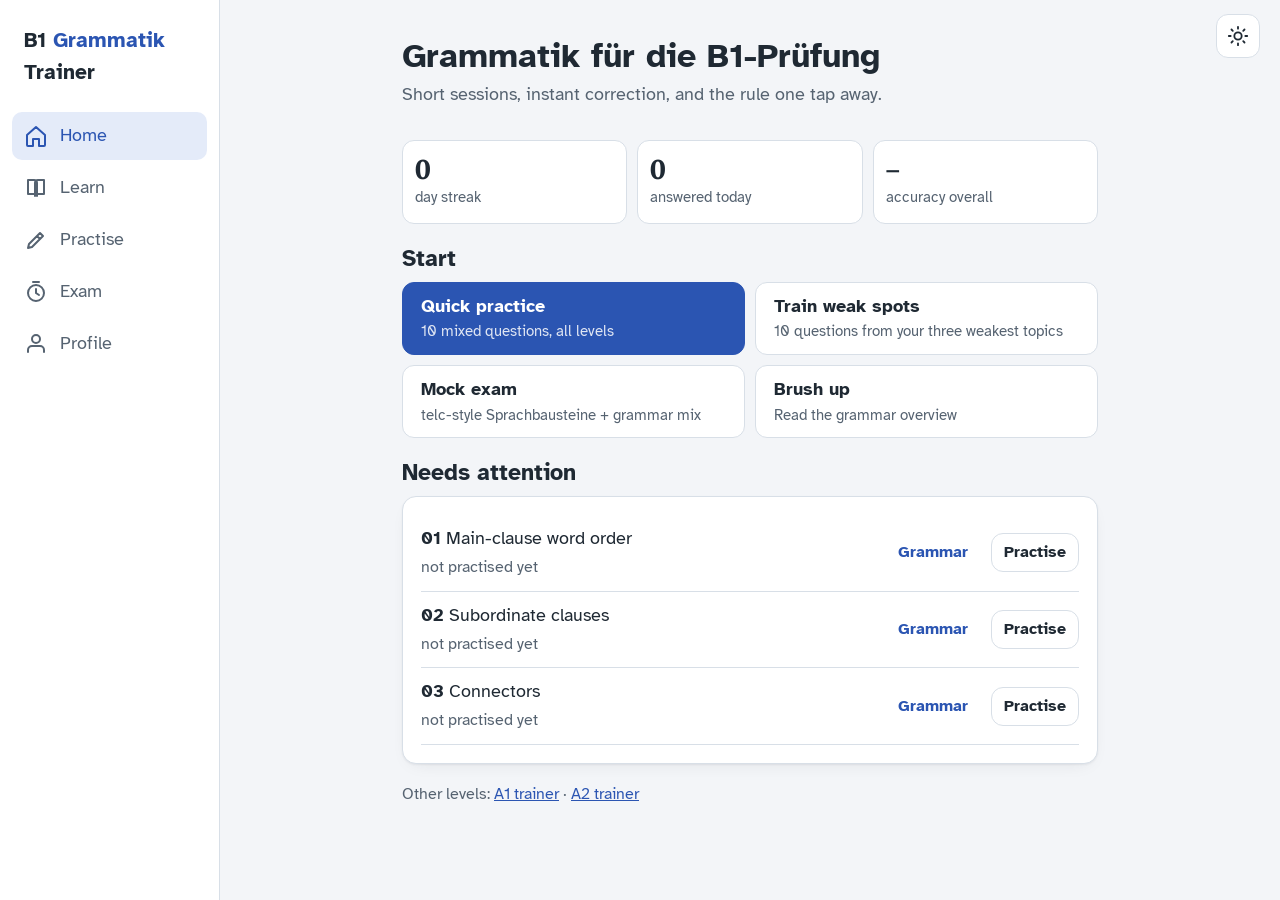
<file: index.html>
<!doctype html>
<html lang="en">
<head>
<meta charset="utf-8">
<meta name="viewport" content="width=device-width, initial-scale=1, viewport-fit=cover">
<meta name="color-scheme" content="light dark">
<meta name="theme-color" content="#f3f5f8">
<title>B1 Grammatik Trainer</title>
<meta name="description" content="Practise German B1 grammar for the telc exam: 27 topics, 800+ exercises, five exercise types, three levels, and a telc-style mock exam.">
<link rel="preconnect" href="https://fonts.googleapis.com">
<link rel="preconnect" href="https://fonts.gstatic.com" crossorigin>
<link href="https://fonts.googleapis.com/css2?family=Atkinson+Hyperlegible:ital,wght@0,400;0,700;1,400&family=Literata:ital,opsz,wght@0,7..72,400;0,7..72,600;1,7..72,400&display=swap" rel="stylesheet">
<link rel="stylesheet" href="css/style.css">
<link rel="icon" href="data:image/svg+xml,%3Csvg xmlns='http://www.w3.org/2000/svg' viewBox='0 0 32 32'%3E%3Crect width='32' height='32' rx='7' fill='%232b55b2'/%3E%3Ctext x='16' y='22' font-size='17' font-family='Georgia,serif' font-weight='700' text-anchor='middle' fill='white'%3EB1%3C/text%3E%3C/svg%3E">
</head>
<body>
<header class="top">
  <div class="brand">B1 <span>Grammatik</span> Trainer</div>
  <div class="actions">
    <button id="theme-btn" class="icon-btn" aria-label="Switch light or dark theme" title="Light / dark">
      <svg viewBox="0 0 24 24" fill="none" stroke="currentColor" stroke-width="2" stroke-linecap="round"><circle cx="12" cy="12" r="4"/><path d="M12 2v2M12 20v2M4.9 4.9l1.4 1.4M17.7 17.7l1.4 1.4M2 12h2M20 12h2M4.9 19.1l1.4-1.4M17.7 6.3l1.4-1.4"/></svg>
    </button>
  </div>
</header>

<main id="view" aria-live="polite"></main>

<nav class="tabs" aria-label="Main">
  <div class="rail-brand">B1 <span>Grammatik</span><br>Trainer</div>
  <button data-route="home"><svg viewBox="0 0 24 24" fill="none" stroke="currentColor" stroke-width="2" stroke-linejoin="round"><path d="M3 11l9-8 9 8v10a1 1 0 0 1-1 1h-5v-7H9v7H4a1 1 0 0 1-1-1z"/></svg>Home</button>
  <button data-route="learn"><svg viewBox="0 0 24 24" fill="none" stroke="currentColor" stroke-width="2" stroke-linejoin="round"><path d="M4 4h6a3 3 0 0 1 3 3v13a2 2 0 0 0-2-2H4zM20 4h-6a3 3 0 0 0-3 3v13a2 2 0 0 1 2-2h7z"/></svg>Learn</button>
  <button data-route="practise"><svg viewBox="0 0 24 24" fill="none" stroke="currentColor" stroke-width="2" stroke-linejoin="round"><path d="M4 20l4-1 11-11-3-3L5 16zM13 8l3 3"/></svg>Practise</button>
  <button data-route="exam"><svg viewBox="0 0 24 24" fill="none" stroke="currentColor" stroke-width="2" stroke-linecap="round"><circle cx="12" cy="13" r="8"/><path d="M12 9v4l3 2M9 2h6"/></svg>Exam</button>
  <button data-route="profile"><svg viewBox="0 0 24 24" fill="none" stroke="currentColor" stroke-width="2" stroke-linecap="round"><path d="M4 20v-2a4 4 0 0 1 4-4h8a4 4 0 0 1 4 4v2"/><circle cx="12" cy="7" r="4"/></svg>Profile</button>
</nav>

<div id="drawer" class="drawer" role="dialog" aria-label="Grammar"><div class="panel"></div></div>

<script src="data/config.js"></script>
<script src="data/topics.js"></script>
<script src="data/items.js"></script>
<script src="data/items-a.js"></script>
<script src="data/items-b.js"></script>
<script src="data/items-c.js"></script>
<script src="data/items-d.js"></script>
<script src="data/items-e.js"></script>
<script src="data/items-f.js"></script>
<script src="data/exam.js"></script>
<script src="js/store.js"></script>
<script src="js/engine.js"></script>
<script src="js/exam.js"></script>
<script src="js/app.js"></script>
</body>
</html>
</file>
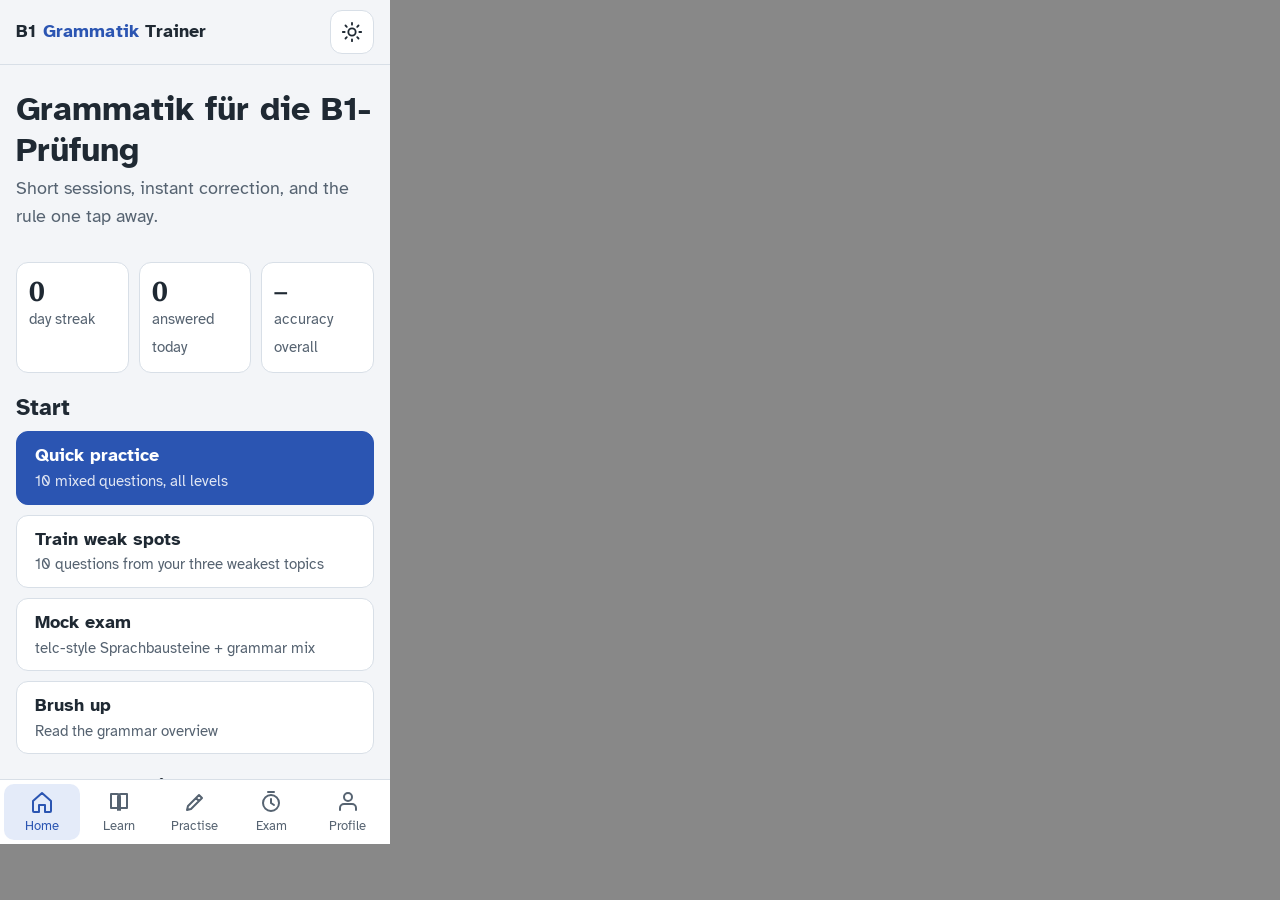
<file: tests/shot.html>
<!doctype html><meta charset="utf-8"><style>body{margin:0;background:#888}iframe{border:0;display:block}</style>
<iframe id="f"></iframe>
<script>
const q = new URLSearchParams(location.search);
const w = +q.get("w") || 390, h = +q.get("h") || 844, route = q.get("route") || "home", act = q.get("act") || "";
const f = document.getElementById("f"); f.width = w; f.height = h;
f.src = "../index.html#" + route;
f.onload = async () => {
  const d = f.contentDocument, win = f.contentWindow; const wait = ms => new Promise(r => setTimeout(r, ms));
  const click = sel => { const e = typeof sel === "string" ? d.querySelector(sel) : sel; if (e) e.click(); };
  const byText = (t, root = d) => [...root.querySelectorAll("button")].find(b => b.textContent.trim().startsWith(t));
  if (q.get("dark")) d.documentElement.dataset.theme = "dark";
  await wait(100);
  if (act === "quick") { click(byText("Quick practice")); await wait(100); }
  if (act === "quickwrong") { click(byText("Quick practice")); await wait(100); const o = d.querySelectorAll(".opt"); if (o.length) { const wrongOne = [...o].find(b => +b.dataset.idx !== 0) || o[1]; wrongOne.click(); } }
  if (act === "order") { click(byText("Quick practice")); await wait(50); // force an order item
    const v = d.getElementById("view"); let tries = 0; while (!v.querySelector(".words") && tries++ < 40) { const ex = v.querySelector(".exercise"); const o = ex.querySelector(".opt"), i = ex.querySelector("input"), wd = ex.querySelector(".w"); if (o) o.click(); else if (i) { i.value = "x"; ex.querySelector(".fill-row button").click(); } else if (wd) wd.click(); await wait(20); const n = ex.querySelector(".feedback .btn.primary"); if (n) n.click(); else break; await wait(20); }
    const tiles = v.querySelectorAll(".words .tile"); tiles[0].click(); tiles[1].click(); }
  if (act === "wrongword") { click(byText("Quick practice")); await wait(50);
    const v = d.getElementById("view"); let tries = 0; while (!v.querySelector(".sentence") && tries++ < 40) { const ex = v.querySelector(".exercise"); const o = ex.querySelector(".opt"), i = ex.querySelector("input"), t = ex.querySelector(".words .tile"); if (o) o.click(); else if (i) { i.value = "x"; ex.querySelector(".fill-row button").click(); } else if (t) { ex.querySelectorAll(".words .tile").forEach(x => x.click()); ex.querySelector(".row .btn.primary").click(); } await wait(20); const n = ex.querySelector(".feedback .btn.primary"); if (n) n.click(); else break; await wait(20); }
    const ws = v.querySelectorAll(".sentence .w"); ws[1].click(); }
  if (act === "exam" || act === "exam2") { click(byText("Start mock exam")); await wait(100); if (act === "exam2") { click([...d.querySelectorAll(".chip")][1]); await wait(50); d.querySelectorAll(".cloze .g")[0].click(); } }
  if (act === "drawer") { click(byText("Grammar")); }
  if (act === "examchain" || act === "examback") { win.confirm = () => true; click(byText("Start mock exam")); await wait(80); click(byText("Finish exam")); await wait(80);
    const row = [...d.querySelectorAll(".review-item")].find(r => [...r.querySelectorAll("button")].some(b => b.textContent === "Practise"));
    click([...row.querySelectorAll("button")].find(b => b.textContent === "Practise")); await wait(80); click(byText("End")); await wait(60);
    if (act === "examback") { click(byText("Back to exam results")); await wait(60); } }
  document.title = "ready";
};
</script>
</file>
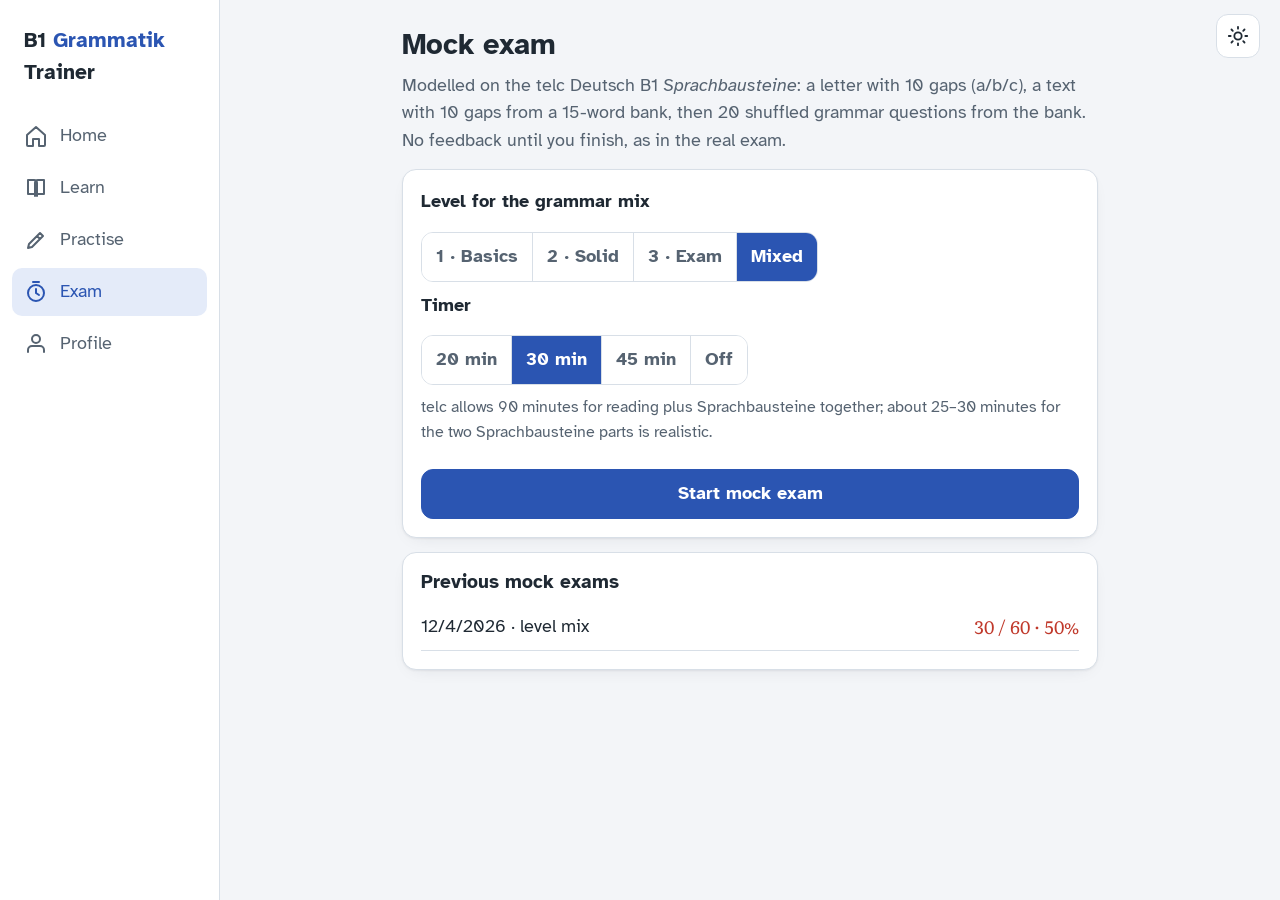
<file: tests/smoke.html>
<!doctype html>
<html lang="en">
<head>
<meta charset="utf-8">
<meta name="viewport" content="width=device-width, initial-scale=1, viewport-fit=cover">
<meta name="color-scheme" content="light dark">
<meta name="theme-color" content="#f3f5f8">
<title>B1 Grammatik Trainer</title>
<meta name="description" content="Practise German B1 grammar for the telc exam: 27 topics, 800+ exercises, five exercise types, three levels, and a telc-style mock exam.">
<link rel="preconnect" href="https://fonts.googleapis.com">
<link rel="preconnect" href="https://fonts.gstatic.com" crossorigin>
<link href="https://fonts.googleapis.com/css2?family=Atkinson+Hyperlegible:ital,wght@0,400;0,700;1,400&family=Literata:ital,opsz,wght@0,7..72,400;0,7..72,600;1,7..72,400&display=swap" rel="stylesheet">
<link rel="stylesheet" href="../css/style.css">
<link rel="icon" href="data:image/svg+xml,%3Csvg xmlns='http://www.w3.org/2000/svg' viewBox='0 0 32 32'%3E%3Crect width='32' height='32' rx='7' fill='%232b55b2'/%3E%3Ctext x='16' y='22' font-size='17' font-family='Georgia,serif' font-weight='700' text-anchor='middle' fill='white'%3EB1%3C/text%3E%3C/svg%3E">
</head>
<body>
<header class="top">
  <div class="brand">B1 <span>Grammatik</span> Trainer</div>
  <div class="actions">
    <button id="theme-btn" class="icon-btn" aria-label="Switch light or dark theme" title="Light / dark">
      <svg viewBox="0 0 24 24" fill="none" stroke="currentColor" stroke-width="2" stroke-linecap="round"><circle cx="12" cy="12" r="4"/><path d="M12 2v2M12 20v2M4.9 4.9l1.4 1.4M17.7 17.7l1.4 1.4M2 12h2M20 12h2M4.9 19.1l1.4-1.4M17.7 6.3l1.4-1.4"/></svg>
    </button>
  </div>
</header>

<main id="view" aria-live="polite"></main>

<nav class="tabs" aria-label="Main">
  <div class="rail-brand">B1 <span>Grammatik</span><br>Trainer</div>
  <button data-route="home"><svg viewBox="0 0 24 24" fill="none" stroke="currentColor" stroke-width="2" stroke-linejoin="round"><path d="M3 11l9-8 9 8v10a1 1 0 0 1-1 1h-5v-7H9v7H4a1 1 0 0 1-1-1z"/></svg>Home</button>
  <button data-route="learn"><svg viewBox="0 0 24 24" fill="none" stroke="currentColor" stroke-width="2" stroke-linejoin="round"><path d="M4 4h6a3 3 0 0 1 3 3v13a2 2 0 0 0-2-2H4zM20 4h-6a3 3 0 0 0-3 3v13a2 2 0 0 1 2-2h7z"/></svg>Learn</button>
  <button data-route="practise"><svg viewBox="0 0 24 24" fill="none" stroke="currentColor" stroke-width="2" stroke-linejoin="round"><path d="M4 20l4-1 11-11-3-3L5 16zM13 8l3 3"/></svg>Practise</button>
  <button data-route="exam"><svg viewBox="0 0 24 24" fill="none" stroke="currentColor" stroke-width="2" stroke-linecap="round"><circle cx="12" cy="13" r="8"/><path d="M12 9v4l3 2M9 2h6"/></svg>Exam</button>
  <button data-route="profile"><svg viewBox="0 0 24 24" fill="none" stroke="currentColor" stroke-width="2" stroke-linecap="round"><path d="M4 20v-2a4 4 0 0 1 4-4h8a4 4 0 0 1 4 4v2"/><circle cx="12" cy="7" r="4"/></svg>Profile</button>
</nav>

<div id="drawer" class="drawer" role="dialog" aria-label="Grammar"><div class="panel"></div></div>

<script src="../data/config.js"></script>
<script src="../data/topics.js"></script>
<script src="../data/items.js"></script>
<script src="../data/items-a.js"></script>
<script src="../data/items-b.js"></script>
<script src="../data/items-c.js"></script>
<script src="../data/items-d.js"></script>
<script src="../data/items-e.js"></script>
<script src="../data/items-f.js"></script>
<script src="../data/exam.js"></script>
<script src="../js/store.js"></script>
<script src="../js/engine.js"></script>
<script src="../js/exam.js"></script>
<script src="../js/app.js"></script>
<script src="smoke.js"></script></body>
</html>
</file>
<file: css/style.css>
/* B1 Grammatik Trainer — exercise-book look: cool paper, slate ink, fountain-pen blue,
   red pen for corrections, one marker-yellow for the gap. */
:root {
  --paper: #f3f5f8;
  --card: #ffffff;
  --ink: #1f2933;
  --ink-2: #566371;
  --line: #d8dfe7;
  --blue: #2b55b2;
  --blue-soft: #e4ebf9;
  --red: #c0392b;
  --red-soft: #fbe9e7;
  --green: #25794f;
  --green-soft: #e2f3ea;
  --marker: #fff0a3;
  --shadow: 0 1px 2px rgba(31, 41, 51, .06), 0 6px 20px -12px rgba(31, 41, 51, .18);
  --radius: 14px;
  --font-ui: "Atkinson Hyperlegible", system-ui, -apple-system, "Segoe UI", sans-serif;
  --font-de: "Literata", Georgia, "Times New Roman", serif;
  --fs: 18px;
}
@media (prefers-color-scheme: dark) {
  :root:not([data-theme="light"]) {
    --paper: #151a20; --card: #1d242c; --ink: #e7ebef; --ink-2: #9ba6b2; --line: #2f3944;
    --blue: #8db0ff; --blue-soft: #233351; --red: #f2857a; --red-soft: #3d2320;
    --green: #62c698; --green-soft: #1d3a2d; --marker: #5a5120;
    --shadow: 0 1px 2px rgba(0,0,0,.3), 0 8px 24px -12px rgba(0,0,0,.6);
  }
}
:root[data-theme="dark"] {
  --paper: #151a20; --card: #1d242c; --ink: #e7ebef; --ink-2: #9ba6b2; --line: #2f3944;
  --blue: #8db0ff; --blue-soft: #233351; --red: #f2857a; --red-soft: #3d2320;
  --green: #62c698; --green-soft: #1d3a2d; --marker: #5a5120;
  --shadow: 0 1px 2px rgba(0,0,0,.3), 0 8px 24px -12px rgba(0,0,0,.6);
}
:root[data-fs="small"] { --fs: 16px; }
:root[data-fs="large"] { --fs: 20px; }

* { box-sizing: border-box; }
html { font-size: var(--fs); -webkit-text-size-adjust: 100%; }
body {
  margin: 0; background: var(--paper); color: var(--ink);
  font-family: var(--font-ui); line-height: 1.55;
  min-height: 100vh; padding-bottom: 72px;
}
@media (min-width: 900px) { body { padding-bottom: 0; padding-left: 220px; } }
button, input { font: inherit; color: inherit; }
button { cursor: pointer; }
a { color: var(--blue); }
:focus-visible { outline: 3px solid var(--blue); outline-offset: 2px; }
h1, h2, h3 { line-height: 1.2; margin: 0 0 .5rem; font-weight: 700; }
h1 { font-size: 1.6rem; } h2 { font-size: 1.25rem; } h3 { font-size: 1.05rem; }
p { margin: 0 0 .75rem; }
.muted { color: var(--ink-2); }
.small { font-size: .9rem; }
.de { font-family: var(--font-de); }

/* ---------- shell ---------- */
.top {
  position: sticky; top: 0; z-index: 5; background: var(--paper);
  display: flex; align-items: center; justify-content: space-between; gap: 12px;
  padding: 10px 16px; border-bottom: 1px solid var(--line);
}
.top .brand { font-weight: 700; letter-spacing: .01em; }
.top .brand span { color: var(--blue); }
.top .actions { display: flex; gap: 6px; }
main { max-width: 760px; margin: 0 auto; padding: 16px 16px 32px; }
@media (min-width: 900px) {
  main { padding: 28px 32px 48px; }
  .top { position: fixed; top: 14px; right: 20px; left: auto; border: 0; background: transparent; padding: 0; }
  .top .brand { display: none; }
}

nav.tabs {
  position: fixed; left: 0; right: 0; bottom: 0; z-index: 6;
  display: grid; grid-template-columns: repeat(5, 1fr);
  background: var(--card); border-top: 1px solid var(--line);
  padding: 4px 4px calc(4px + env(safe-area-inset-bottom));
}
nav.tabs button {
  background: none; border: 0; border-radius: 10px; padding: 6px 2px 4px;
  display: flex; flex-direction: column; align-items: center; gap: 2px;
  color: var(--ink-2); font-size: .72rem; min-height: 52px;
}
nav.tabs button svg { width: 24px; height: 24px; }
nav.tabs button.active { color: var(--blue); background: var(--blue-soft); }
@media (min-width: 900px) {
  nav.tabs {
    top: 0; bottom: 0; right: auto; width: 220px; padding: 20px 12px;
    grid-template-columns: 1fr; grid-auto-rows: max-content; gap: 4px;
    border-top: 0; border-right: 1px solid var(--line);
  }
  nav.tabs .rail-brand { font-weight: 700; font-size: 1.15rem; padding: 4px 12px 20px; }
  nav.tabs .rail-brand span { color: var(--blue); }
  nav.tabs button { flex-direction: row; gap: 12px; font-size: 1rem; padding: 10px 12px; min-height: 44px; justify-content: flex-start; }
}
nav.tabs .rail-brand { display: none; }
@media (min-width: 900px) { nav.tabs .rail-brand { display: block; } }

/* ---------- primitives ---------- */
.card {
  background: var(--card); border: 1px solid var(--line); border-radius: var(--radius);
  padding: 18px; margin-bottom: 14px; box-shadow: var(--shadow);
}
.btn {
  display: inline-flex; align-items: center; justify-content: center; gap: 8px;
  min-height: 48px; padding: 10px 18px; border-radius: 12px;
  border: 1px solid var(--line); background: var(--card); color: var(--ink);
  font-weight: 600; text-decoration: none;
}
.btn:hover { border-color: var(--blue); }
.btn.primary { background: var(--blue); border-color: var(--blue); color: #fff; }
:root[data-theme="dark"] .btn.primary, :root:not([data-theme="light"]) .btn.primary { color: var(--paper); }
@media (prefers-color-scheme: light) { :root:not([data-theme="dark"]) .btn.primary { color: #fff; } }
.btn.quiet { border-color: transparent; background: transparent; color: var(--blue); }
.btn.small { min-height: 38px; padding: 6px 12px; font-size: .9rem; }
.btn.block { width: 100%; }
.btn:disabled { opacity: .5; cursor: default; }
.row { display: flex; flex-wrap: wrap; gap: 10px; align-items: center; }
.row.between { justify-content: space-between; }
.stack > * + * { margin-top: 10px; }
.icon-btn { width: 44px; height: 44px; border-radius: 12px; border: 1px solid var(--line); background: var(--card); display: inline-grid; place-items: center; }
.icon-btn svg { width: 22px; height: 22px; }
.chip {
  display: inline-flex; align-items: center; min-height: 40px; padding: 6px 14px; border-radius: 999px;
  border: 1px solid var(--line); background: var(--card); font-size: .95rem;
}
.chip.on { background: var(--blue-soft); border-color: var(--blue); color: var(--blue); font-weight: 600; }
.seg { display: inline-flex; border: 1px solid var(--line); border-radius: 12px; overflow: hidden; }
.seg button { border: 0; background: var(--card); padding: 10px 14px; min-height: 44px; font-weight: 600; color: var(--ink-2); }
.seg button + button { border-left: 1px solid var(--line); }
.seg button.on { background: var(--blue); color: #fff; }
.callout { border-left: 4px solid var(--red); background: var(--red-soft); padding: 10px 14px; border-radius: 8px; }
.callout.blue { border-color: var(--blue); background: var(--blue-soft); }
.callout.green { border-color: var(--green); background: var(--green-soft); }
.bar { height: 8px; background: var(--line); border-radius: 999px; overflow: hidden; }
.bar > i { display: block; height: 100%; background: var(--blue); border-radius: 999px; transition: width .3s; }
.bar.green > i { background: var(--green); }
table.grid { width: 100%; border-collapse: collapse; font-size: .95rem; }
table.grid th, table.grid td { text-align: left; padding: 6px 8px; border-bottom: 1px solid var(--line); vertical-align: top; }
table.grid th { color: var(--ink-2); font-weight: 600; }
.table-wrap { overflow-x: auto; }
input.text {
  min-height: 48px; padding: 8px 12px; border-radius: 10px; border: 1px solid var(--line);
  background: var(--card); width: 100%; font-family: var(--font-de); font-size: 1.1rem;
}
input.text:focus { border-color: var(--blue); }
label.field { display: block; font-weight: 600; margin-bottom: 6px; }
.num, .stat b, .topic-card .n, .mrow > .muted, .topic-line > span:first-child, .gaprow .n, .cloze .g .n { font-family: var(--font-de); font-variant-numeric: tabular-nums; }
.kbd { font-size: .75rem; color: var(--ink-2); border: 1px solid var(--line); border-radius: 6px; padding: 0 6px; margin-right: 8px; }
.empty { text-align: center; color: var(--ink-2); padding: 24px 12px; }
.hidden { display: none !important; }
hr { border: 0; border-top: 1px solid var(--line); margin: 14px 0; }

/* ---------- home ---------- */
.hero { padding: 8px 0 18px; }
.hero h1 { font-size: 1.9rem; margin-bottom: .2rem; }
.stats { display: grid; grid-template-columns: repeat(3, 1fr); gap: 10px; }
.stat { background: var(--card); border: 1px solid var(--line); border-radius: 12px; padding: 12px; }
.stat b { display: block; font-size: 1.5rem; line-height: 1.1; }
.stat span { font-size: .85rem; color: var(--ink-2); }
.quick { display: grid; gap: 10px; }
@media (min-width: 600px) { .quick { grid-template-columns: 1fr 1fr; } }
.quick .btn { justify-content: flex-start; min-height: 60px; text-align: left; }
.quick .btn small { display: block; font-weight: 400; color: var(--ink-2); }
.btn.primary small { color: inherit; opacity: .85; }

/* ---------- learn ---------- */
.topics { display: grid; gap: 10px; }
@media (min-width: 600px) { .topics { grid-template-columns: 1fr 1fr; } }
.topic-card {
  display: grid; grid-template-columns: 40px 1fr; gap: 12px; align-items: start;
  text-align: left; background: var(--card); border: 1px solid var(--line); border-radius: 12px; padding: 12px 14px;
}
.topic-card:hover { border-color: var(--blue); }
.topic-card .n { font-family: var(--font-de); font-size: 1.3rem; color: var(--blue); line-height: 1.2; }
.topic-card b { display: block; }
.topic-card .tag { color: var(--ink-2); font-size: .9rem; }
.dots { display: flex; gap: 4px; margin-top: 6px; }
.dots i { width: 22px; height: 6px; border-radius: 3px; background: var(--line); display: block; }
.dots i.p { background: var(--blue); opacity: .5; }
.dots i.m { background: var(--green); }
.sheet .ex { display: grid; gap: 8px; }
.sheet .ex div { border-left: 3px solid var(--line); padding: 2px 12px; }
.sheet .ex .de { font-size: 1.1rem; }
.sheet .ex .en { color: var(--ink-2); font-size: .9rem; }
.sheet ul { padding-left: 1.2rem; margin: 0 0 .75rem; }
.sheet li { margin-bottom: .35rem; }

/* ---------- exercise ---------- */
.progress { display: flex; align-items: center; gap: 12px; margin-bottom: 12px; }
.progress .bar { flex: 1; }
.exercise .topic-line { color: var(--ink-2); font-size: .85rem; margin-bottom: 8px; display: flex; justify-content: space-between; gap: 8px; }
.exercise .instr { color: var(--ink-2); font-size: .95rem; margin-bottom: 8px; }
.exercise .prompt { font-family: var(--font-de); font-size: 1.35rem; line-height: 1.6; margin-bottom: 16px; }
.exercise .prompt .hint { font-family: var(--font-ui); color: var(--ink-2); font-size: .95rem; }
.gap {
  display: inline-block; min-width: 4ch; padding: 0 .3em; margin: 0 .1em;
  border-bottom: 3px solid var(--blue); background: var(--marker); border-radius: 3px 3px 0 0; line-height: 1.3;
}
.opts { display: grid; gap: 8px; }
.opt {
  text-align: left; min-height: 52px; padding: 10px 14px; border-radius: 12px; border: 1px solid var(--line);
  background: var(--card); font-family: var(--font-de); font-size: 1.15rem; display: flex; align-items: center; gap: 12px;
}
.opt .k { font-family: var(--font-ui); font-size: .8rem; color: var(--ink-2); border: 1px solid var(--line); border-radius: 6px; min-width: 24px; text-align: center; }
.opt:hover { border-color: var(--blue); }
.opt.sel { border-color: var(--blue); background: var(--blue-soft); }
.opt.ok { border-color: var(--green); background: var(--green-soft); }
.opt.bad { border-color: var(--red); background: var(--red-soft); }
.opt:disabled { cursor: default; }
.fill-row { display: flex; gap: 8px; align-items: stretch; }
.fill-row input { flex: 1; }
.words, .answer-line { display: flex; flex-wrap: wrap; gap: 8px; }
.answer-line { min-height: 60px; padding: 8px; border: 2px dashed var(--line); border-radius: 12px; margin-bottom: 12px; align-items: center; }
.answer-line.ok { border-color: var(--green); background: var(--green-soft); }
.answer-line.bad { border-color: var(--red); background: var(--red-soft); }
.tile {
  font-family: var(--font-de); font-size: 1.15rem; min-height: 46px; padding: 6px 14px; border-radius: 10px;
  border: 1px solid var(--line); background: var(--card); box-shadow: var(--shadow);
}
.tile:hover { border-color: var(--blue); }
.tile.ghost { visibility: hidden; }
.tile:disabled { cursor: default; }
.sentence { font-family: var(--font-de); font-size: 1.35rem; line-height: 1.9; }
.sentence .w {
  border: 0; background: none; padding: 2px 4px; border-radius: 6px; font: inherit; line-height: 1.3;
}
.sentence .w:hover { background: var(--blue-soft); }
.sentence .w.sel { background: var(--blue-soft); outline: 2px solid var(--blue); }
.sentence .w.strike { text-decoration: line-through; text-decoration-color: var(--red); text-decoration-thickness: 3px; color: var(--red); }
.sentence .w.missed { outline: 2px dashed var(--red); }
.sentence .ink { color: var(--blue); font-style: italic; margin-left: 4px; }
.feedback { border-radius: 12px; padding: 14px 16px; margin-top: 14px; border: 1px solid var(--line); }
.feedback.ok { border-color: var(--green); background: var(--green-soft); }
.feedback.bad { border-color: var(--red); background: var(--red-soft); }
.feedback .verdict { font-weight: 700; margin-bottom: 6px; }
.feedback .correct { font-family: var(--font-de); font-size: 1.15rem; }
.feedback .why { margin-top: 6px; }
.feedback .row { margin-top: 12px; }
.similar { margin-top: 12px; padding: 12px; border-radius: 10px; background: var(--card); border: 1px solid var(--line); }
.summary .big { font-size: 2.4rem; font-weight: 700; line-height: 1; }

/* ---------- exam ---------- */
.exam-head { display: flex; justify-content: space-between; align-items: center; gap: 8px; margin-bottom: 12px; }
.timer { font-variant-numeric: tabular-nums; font-weight: 700; padding: 6px 12px; border-radius: 10px; background: var(--card); border: 1px solid var(--line); }
.timer.low { color: var(--red); border-color: var(--red); }
.cloze { font-family: var(--font-de); font-size: 1.15rem; line-height: 1.9; white-space: pre-line; }
.cloze .g {
  display: inline-block; min-width: 3.2em; padding: 0 .4em; margin: 0 .1em; border-radius: 6px; line-height: 1.4;
  background: var(--marker); border-bottom: 3px solid var(--blue); font: inherit; cursor: pointer; text-align: center;
}
.cloze .g .n { font-family: var(--font-ui); font-size: .7rem; color: var(--ink-2); vertical-align: super; margin-right: 2px; }
.cloze .g.active { outline: 3px solid var(--blue); }
.cloze .g.ok { background: var(--green-soft); border-color: var(--green); }
.cloze .g.bad { background: var(--red-soft); border-color: var(--red); }
.gaprows { display: grid; gap: 8px; margin-top: 14px; }
.gaprow { display: grid; grid-template-columns: 2.2em 1fr; gap: 8px; align-items: center; }
.gaprow .n { font-weight: 700; color: var(--ink-2); }
.gaprow .abc { display: flex; gap: 6px; flex-wrap: wrap; }
.gaprow .abc button {
  min-height: 42px; padding: 4px 12px; border-radius: 10px; border: 1px solid var(--line); background: var(--card);
  font-family: var(--font-de); font-size: 1.05rem;
}
.gaprow .abc button.sel { background: var(--blue-soft); border-color: var(--blue); }
.gaprow .abc button.ok { background: var(--green-soft); border-color: var(--green); }
.gaprow .abc button.bad { background: var(--red-soft); border-color: var(--red); }
.bank { display: flex; flex-wrap: wrap; gap: 6px; margin-top: 14px; position: sticky; bottom: 76px; background: var(--card); padding: 8px; border-radius: 12px; border: 1px solid var(--line); box-shadow: var(--shadow); max-height: 34vh; overflow: auto; }
.bank .tile { font-size: 1rem; min-height: 40px; padding: 4px 10px; }
@media (min-width: 900px) { .bank { bottom: 12px; gap: 8px; padding: 10px; } .bank .tile { font-size: 1.1rem; min-height: 44px; } }
.bank .tile.used { opacity: .35; }
.parts { display: flex; gap: 6px; margin-bottom: 12px; flex-wrap: wrap; }
.exam-item { margin-bottom: 14px; }
.review-item { padding: 10px 0; border-bottom: 1px solid var(--line); }
.review-item .you { color: var(--red); }
.review-item .yes { color: var(--green); }

/* ---------- profile ---------- */
.mastery { display: grid; gap: 6px; }
.mrow { display: grid; grid-template-columns: 2em 1fr repeat(3, 56px); gap: 8px; align-items: center; font-size: .92rem; }
.mrow .t { white-space: nowrap; overflow: hidden; text-overflow: ellipsis; }
.mrow .cell { height: 26px; border-radius: 6px; background: var(--line); position: relative; overflow: hidden; border: 0; padding: 0; }
.mrow .cell i { position: absolute; left: 0; top: 0; bottom: 0; background: var(--blue); opacity: .85; }
.mrow .cell.m i { background: var(--green); }
.mrow .cell span { position: absolute; inset: 0; display: grid; place-items: center; font-size: .75rem; color: var(--ink); }
.mhead { display: grid; grid-template-columns: 2em 1fr repeat(3, 56px); gap: 8px; font-size: .8rem; color: var(--ink-2); margin-bottom: 4px; }
.mhead span:nth-child(n+3) { text-align: center; }

/* ---------- drawer ---------- */
.drawer {
  position: fixed; inset: 0; z-index: 20; background: rgba(15, 20, 28, .45); display: none;
}
.drawer.open { display: block; }
.drawer .panel {
  position: absolute; right: 0; top: 0; bottom: 0; width: min(560px, 100%); background: var(--paper);
  overflow-y: auto; padding: 16px 16px 40px; box-shadow: -8px 0 30px rgba(0,0,0,.2);
}
.drawer .panel-head { display: flex; justify-content: space-between; align-items: center; gap: 8px; margin-bottom: 8px; position: sticky; top: -16px; background: var(--paper); padding: 8px 0; }
@media (prefers-reduced-motion: no-preference) {
  .drawer.open .panel { animation: slide .22s ease-out; }
  @keyframes slide { from { transform: translateX(24px); } to { transform: none; } }
}
.toast { position: fixed; left: 50%; bottom: 90px; transform: translateX(-50%); background: var(--ink); color: var(--paper); padding: 10px 16px; border-radius: 10px; z-index: 30; font-size: .95rem; }
</file>
